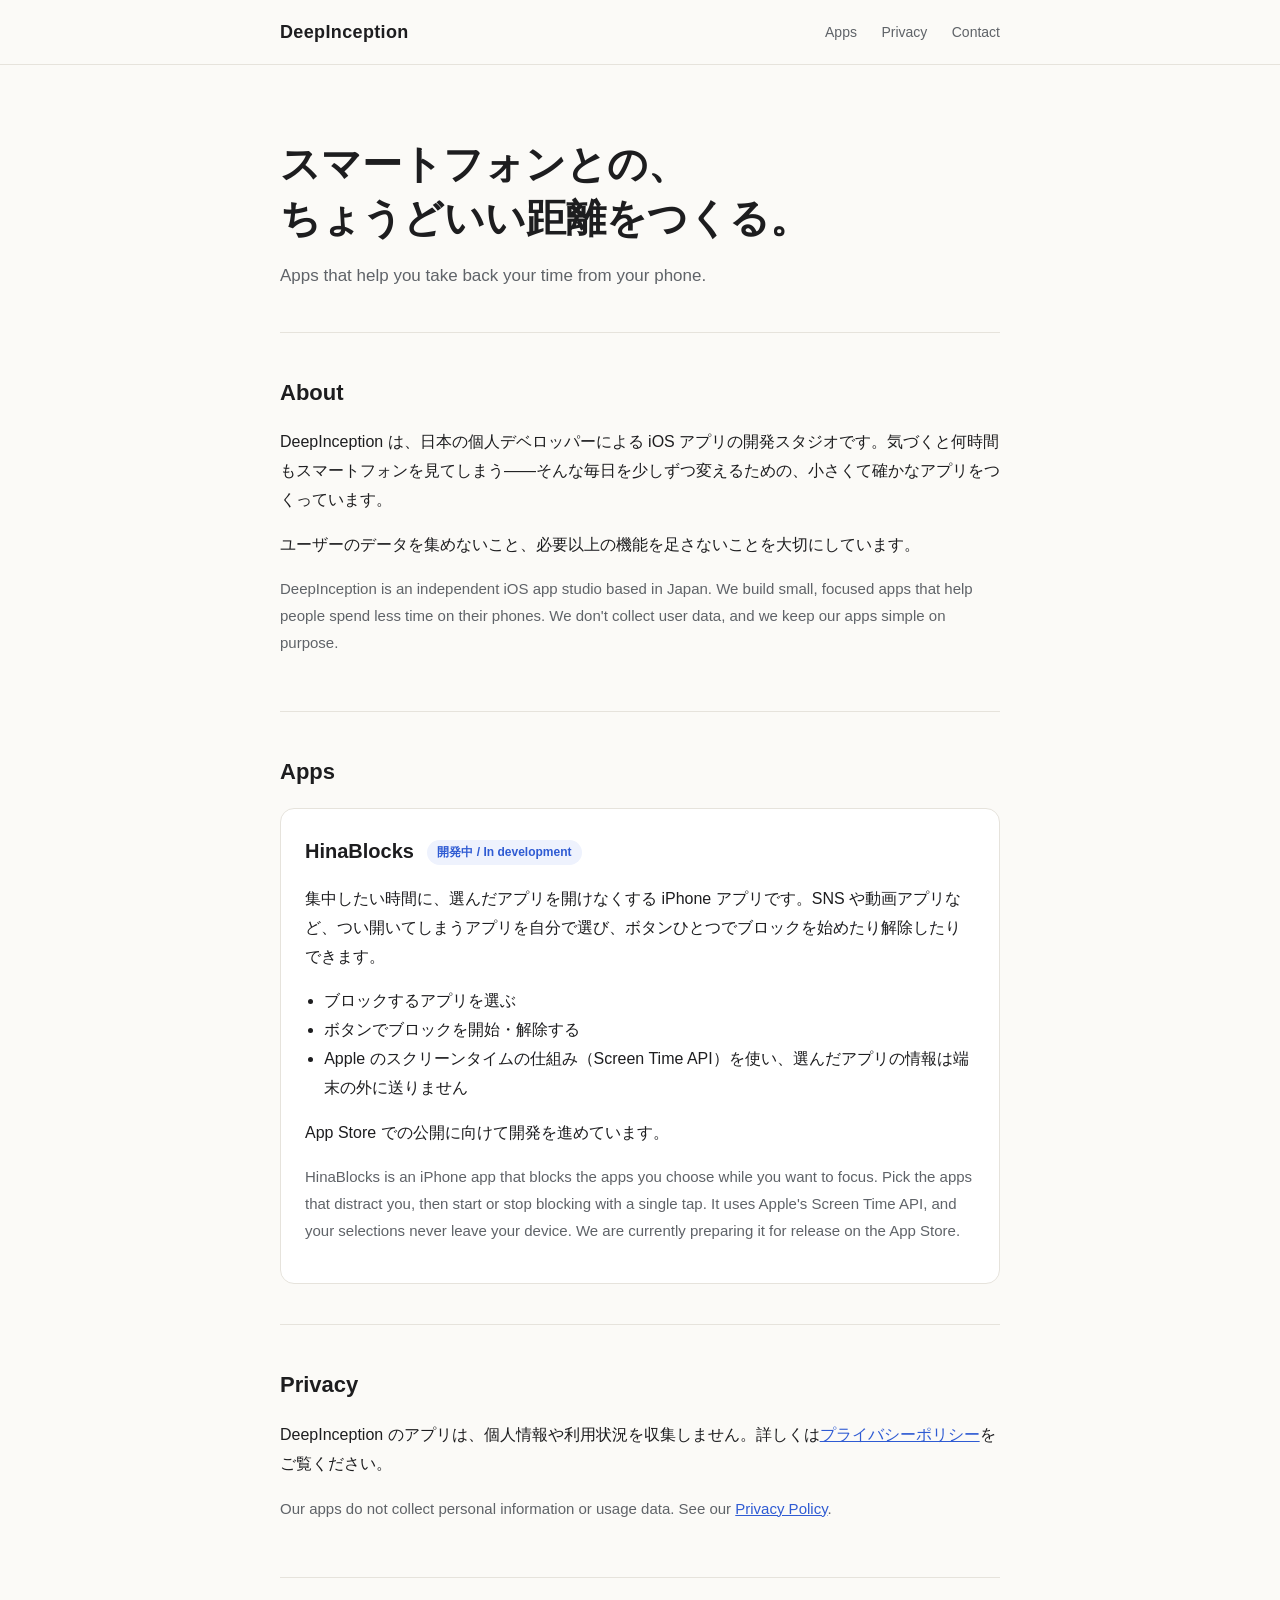
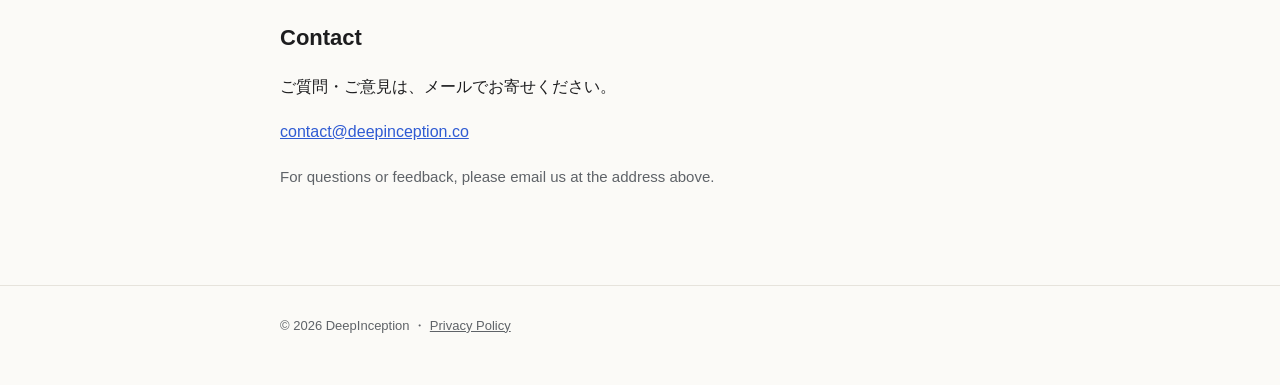
<file: index.html>
<!doctype html>
<html lang="ja">
<head>
<meta charset="utf-8">
<meta name="viewport" content="width=device-width, initial-scale=1">
<title>DeepInception</title>
<meta name="description" content="DeepInception は、スマートフォンとの付き合い方を見直すための iOS アプリをつくる開発スタジオです。">
<link rel="icon" href="/favicon.svg" type="image/svg+xml">
<link rel="stylesheet" href="/style.css">
</head>
<body>
<header class="site">
  <div class="wrap">
    <a class="brand" href="/">DeepInception</a>
    <nav class="site">
      <a href="#apps">Apps</a>
      <a href="/privacy.html">Privacy</a>
      <a href="#contact">Contact</a>
    </nav>
  </div>
</header>

<main class="wrap">
  <div class="hero">
    <h1>スマートフォンとの、<br>ちょうどいい距離をつくる。</h1>
    <p>Apps that help you take back your time from your phone.</p>
  </div>

  <section id="about">
    <h2>About</h2>
    <p>DeepInception は、日本の個人デベロッパーによる iOS アプリの開発スタジオです。気づくと何時間もスマートフォンを見てしまう――そんな毎日を少しずつ変えるための、小さくて確かなアプリをつくっています。</p>
    <p>ユーザーのデータを集めないこと、必要以上の機能を足さないことを大切にしています。</p>
    <p class="en">DeepInception is an independent iOS app studio based in Japan. We build small, focused apps that help people spend less time on their phones. We don't collect user data, and we keep our apps simple on purpose.</p>
  </section>

  <section id="apps">
    <h2>Apps</h2>
    <div class="card">
      <h3>HinaBlocks <span class="tag">開発中 / In development</span></h3>
      <p>集中したい時間に、選んだアプリを開けなくする iPhone アプリです。SNS や動画アプリなど、つい開いてしまうアプリを自分で選び、ボタンひとつでブロックを始めたり解除したりできます。</p>
      <ul>
        <li>ブロックするアプリを選ぶ</li>
        <li>ボタンでブロックを開始・解除する</li>
        <li>Apple のスクリーンタイムの仕組み（Screen Time API）を使い、選んだアプリの情報は端末の外に送りません</li>
      </ul>
      <p>App Store での公開に向けて開発を進めています。</p>
      <p class="en">HinaBlocks is an iPhone app that blocks the apps you choose while you want to focus. Pick the apps that distract you, then start or stop blocking with a single tap. It uses Apple's Screen Time API, and your selections never leave your device. We are currently preparing it for release on the App Store.</p>
    </div>
  </section>

  <section id="privacy">
    <h2>Privacy</h2>
    <p>DeepInception のアプリは、個人情報や利用状況を収集しません。詳しくは<a href="/privacy.html">プライバシーポリシー</a>をご覧ください。</p>
    <p class="en">Our apps do not collect personal information or usage data. See our <a href="/privacy.html#en">Privacy Policy</a>.</p>
  </section>

  <section id="contact">
    <h2>Contact</h2>
    <p>ご質問・ご意見は、メールでお寄せください。</p>
    <p><a href="mailto:contact@deepinception.co">contact@deepinception.co</a></p>
    <p class="en">For questions or feedback, please email us at the address above.</p>
  </section>
</main>

<footer class="site">
  <div class="wrap">
    © 2026 DeepInception ・ <a href="/privacy.html">Privacy Policy</a>
  </div>
</footer>
</body>
</html>
</file>
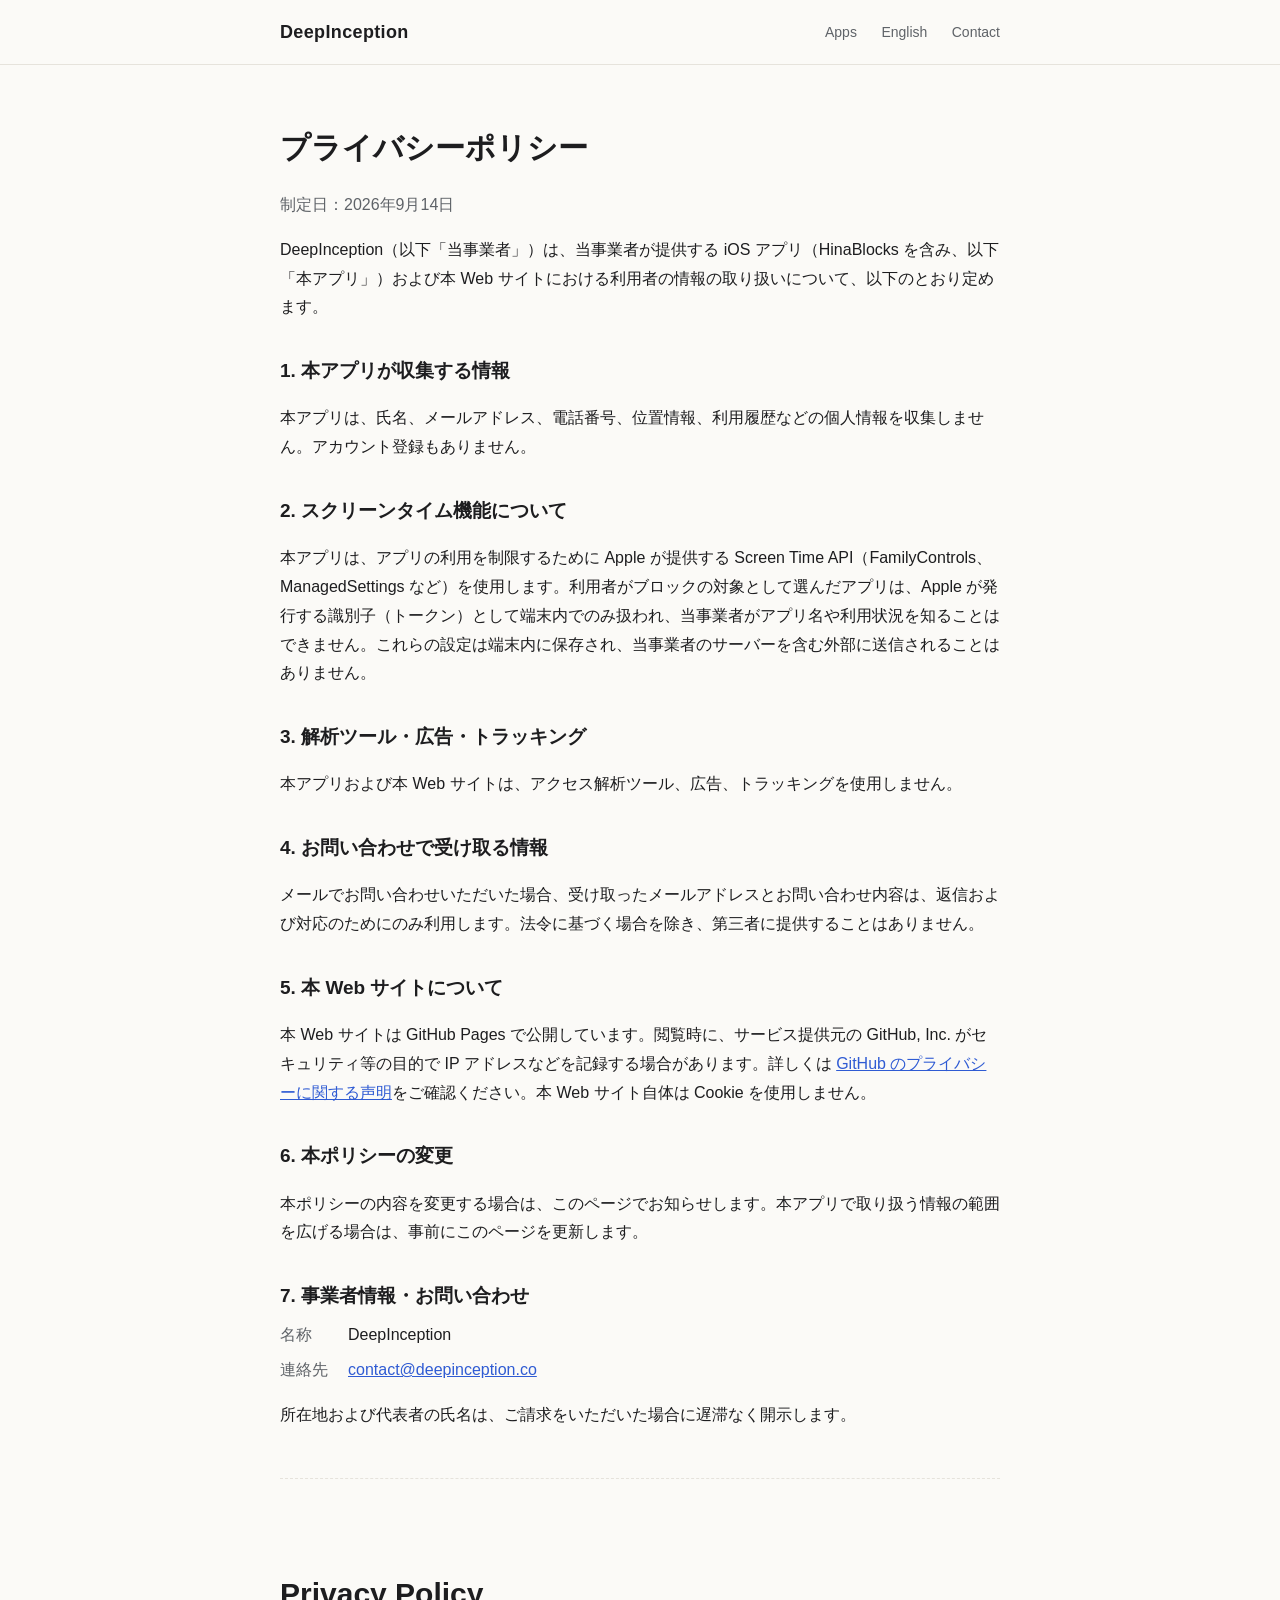
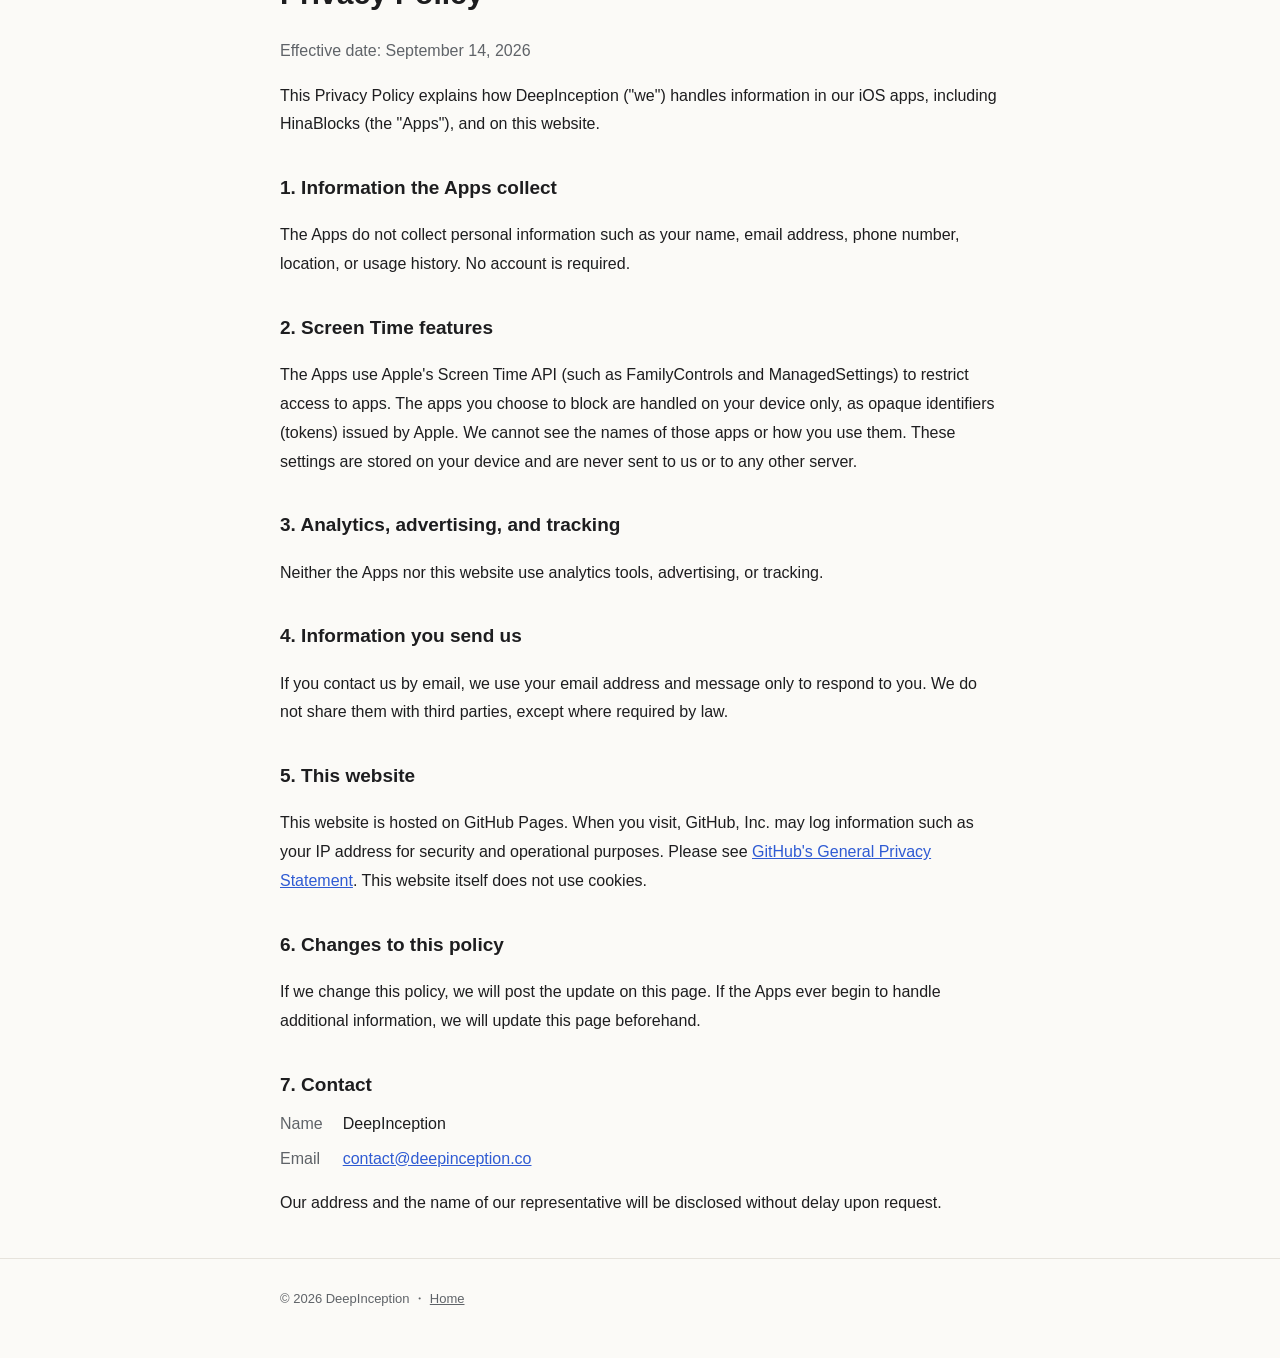
<file: privacy.html>
<!doctype html>
<html lang="ja">
<head>
<meta charset="utf-8">
<meta name="viewport" content="width=device-width, initial-scale=1">
<title>プライバシーポリシー | DeepInception</title>
<meta name="description" content="DeepInception のアプリおよび Web サイトのプライバシーポリシー">
<link rel="icon" href="/favicon.svg" type="image/svg+xml">
<link rel="stylesheet" href="/style.css">
</head>
<body>
<header class="site">
  <div class="wrap">
    <a class="brand" href="/">DeepInception</a>
    <nav class="site">
      <a href="/#apps">Apps</a>
      <a href="#en">English</a>
      <a href="/#contact">Contact</a>
    </nav>
  </div>
</header>

<main class="wrap doc">
  <article lang="ja">
    <h1>プライバシーポリシー</h1>
    <p class="meta">制定日：2026年9月14日</p>

    <p>DeepInception（以下「当事業者」）は、当事業者が提供する iOS アプリ（HinaBlocks を含み、以下「本アプリ」）および本 Web サイトにおける利用者の情報の取り扱いについて、以下のとおり定めます。</p>

    <h2>1. 本アプリが収集する情報</h2>
    <p>本アプリは、氏名、メールアドレス、電話番号、位置情報、利用履歴などの個人情報を収集しません。アカウント登録もありません。</p>

    <h2>2. スクリーンタイム機能について</h2>
    <p>本アプリは、アプリの利用を制限するために Apple が提供する Screen Time API（FamilyControls、ManagedSettings など）を使用します。利用者がブロックの対象として選んだアプリは、Apple が発行する識別子（トークン）として端末内でのみ扱われ、当事業者がアプリ名や利用状況を知ることはできません。これらの設定は端末内に保存され、当事業者のサーバーを含む外部に送信されることはありません。</p>

    <h2>3. 解析ツール・広告・トラッキング</h2>
    <p>本アプリおよび本 Web サイトは、アクセス解析ツール、広告、トラッキングを使用しません。</p>

    <h2>4. お問い合わせで受け取る情報</h2>
    <p>メールでお問い合わせいただいた場合、受け取ったメールアドレスとお問い合わせ内容は、返信および対応のためにのみ利用します。法令に基づく場合を除き、第三者に提供することはありません。</p>

    <h2>5. 本 Web サイトについて</h2>
    <p>本 Web サイトは GitHub Pages で公開しています。閲覧時に、サービス提供元の GitHub, Inc. がセキュリティ等の目的で IP アドレスなどを記録する場合があります。詳しくは <a href="https://docs.github.com/ja/site-policy/privacy-policies/github-general-privacy-statement">GitHub のプライバシーに関する声明</a>をご確認ください。本 Web サイト自体は Cookie を使用しません。</p>

    <h2>6. 本ポリシーの変更</h2>
    <p>本ポリシーの内容を変更する場合は、このページでお知らせします。本アプリで取り扱う情報の範囲を広げる場合は、事前にこのページを更新します。</p>

    <h2>7. 事業者情報・お問い合わせ</h2>
    <dl class="info">
      <dt>名称</dt><dd>DeepInception</dd>
      <dt>連絡先</dt><dd><a href="mailto:contact@deepinception.co">contact@deepinception.co</a></dd>
    </dl>
    <p>所在地および代表者の氏名は、ご請求をいただいた場合に遅滞なく開示します。</p>
  </article>

  <article id="en" lang="en" class="lang-sep">
    <h1>Privacy Policy</h1>
    <p class="meta">Effective date: September 14, 2026</p>

    <p>This Privacy Policy explains how DeepInception ("we") handles information in our iOS apps, including HinaBlocks (the "Apps"), and on this website.</p>

    <h2>1. Information the Apps collect</h2>
    <p>The Apps do not collect personal information such as your name, email address, phone number, location, or usage history. No account is required.</p>

    <h2>2. Screen Time features</h2>
    <p>The Apps use Apple's Screen Time API (such as FamilyControls and ManagedSettings) to restrict access to apps. The apps you choose to block are handled on your device only, as opaque identifiers (tokens) issued by Apple. We cannot see the names of those apps or how you use them. These settings are stored on your device and are never sent to us or to any other server.</p>

    <h2>3. Analytics, advertising, and tracking</h2>
    <p>Neither the Apps nor this website use analytics tools, advertising, or tracking.</p>

    <h2>4. Information you send us</h2>
    <p>If you contact us by email, we use your email address and message only to respond to you. We do not share them with third parties, except where required by law.</p>

    <h2>5. This website</h2>
    <p>This website is hosted on GitHub Pages. When you visit, GitHub, Inc. may log information such as your IP address for security and operational purposes. Please see <a href="https://docs.github.com/en/site-policy/privacy-policies/github-general-privacy-statement">GitHub's General Privacy Statement</a>. This website itself does not use cookies.</p>

    <h2>6. Changes to this policy</h2>
    <p>If we change this policy, we will post the update on this page. If the Apps ever begin to handle additional information, we will update this page beforehand.</p>

    <h2>7. Contact</h2>
    <dl class="info">
      <dt>Name</dt><dd>DeepInception</dd>
      <dt>Email</dt><dd><a href="mailto:contact@deepinception.co">contact@deepinception.co</a></dd>
    </dl>
    <p>Our address and the name of our representative will be disclosed without delay upon request.</p>
  </article>
</main>

<footer class="site">
  <div class="wrap">
    © 2026 DeepInception ・ <a href="/">Home</a>
  </div>
</footer>
</body>
</html>
</file>
<file: style.css>
:root {
  --bg: #fbfaf7;
  --fg: #1d1d1f;
  --muted: #5f6368;
  --line: #e6e3dc;
  --accent: #2f5bd3;
  --card: #ffffff;
  --tag-bg: #eef2fd;
  --tag-fg: #2f5bd3;
}
@media (prefers-color-scheme: dark) {
  :root {
    --bg: #121314;
    --fg: #ececec;
    --muted: #a3a7ad;
    --line: #2a2c2f;
    --accent: #8aa8ff;
    --card: #1a1c1e;
    --tag-bg: #1f2842;
    --tag-fg: #a9bfff;
  }
}
* { box-sizing: border-box; }
html { -webkit-text-size-adjust: 100%; }
body {
  margin: 0;
  background: var(--bg);
  color: var(--fg);
  font-family: -apple-system, BlinkMacSystemFont, "Hiragino Sans", "Hiragino Kaku Gothic ProN", "Noto Sans JP", "Segoe UI", Roboto, sans-serif;
  line-height: 1.8;
}
a { color: var(--accent); }
.wrap { max-width: 760px; margin: 0 auto; padding: 0 20px; }
header.site { border-bottom: 1px solid var(--line); }
header.site .wrap { display: flex; align-items: center; justify-content: space-between; height: 64px; }
.brand { font-weight: 700; letter-spacing: 0.02em; color: var(--fg); text-decoration: none; font-size: 18px; }
nav.site a { color: var(--muted); text-decoration: none; margin-left: 20px; font-size: 14px; }
nav.site a:hover { color: var(--fg); }
.hero { padding: 72px 0 40px; }
.hero h1 { font-size: clamp(28px, 5vw, 40px); line-height: 1.35; margin: 0 0 16px; }
.hero p { color: var(--muted); margin: 0; font-size: 17px; }
section { padding: 40px 0; border-top: 1px solid var(--line); }
section h2 { font-size: 22px; margin: 0 0 16px; }
.card { background: var(--card); border: 1px solid var(--line); border-radius: 14px; padding: 24px; }
.card h3 { margin: 0 0 4px; font-size: 20px; }
.tag { display: inline-block; font-size: 12px; font-weight: 600; background: var(--tag-bg); color: var(--tag-fg); border-radius: 999px; padding: 2px 10px; margin-left: 8px; vertical-align: middle; }
.card ul { margin: 12px 0 0; padding-left: 1.2em; }
.en { color: var(--muted); font-size: 15px; }
.lang-sep { margin-top: 48px; padding-top: 32px; border-top: 1px dashed var(--line); }
.doc h1 { font-size: 30px; margin: 56px 0 8px; }
.doc h2 { font-size: 19px; margin: 32px 0 8px; }
.doc p, .doc li { font-size: 16px; }
.meta { color: var(--muted); font-size: 14px; }
dl.info { display: grid; grid-template-columns: max-content 1fr; gap: 6px 20px; margin: 8px 0; }
dl.info dt { color: var(--muted); }
dl.info dd { margin: 0; }
footer.site { border-top: 1px solid var(--line); padding: 28px 0 48px; color: var(--muted); font-size: 13px; margin-top: 40px; }
footer.site a { color: var(--muted); }
</file>
